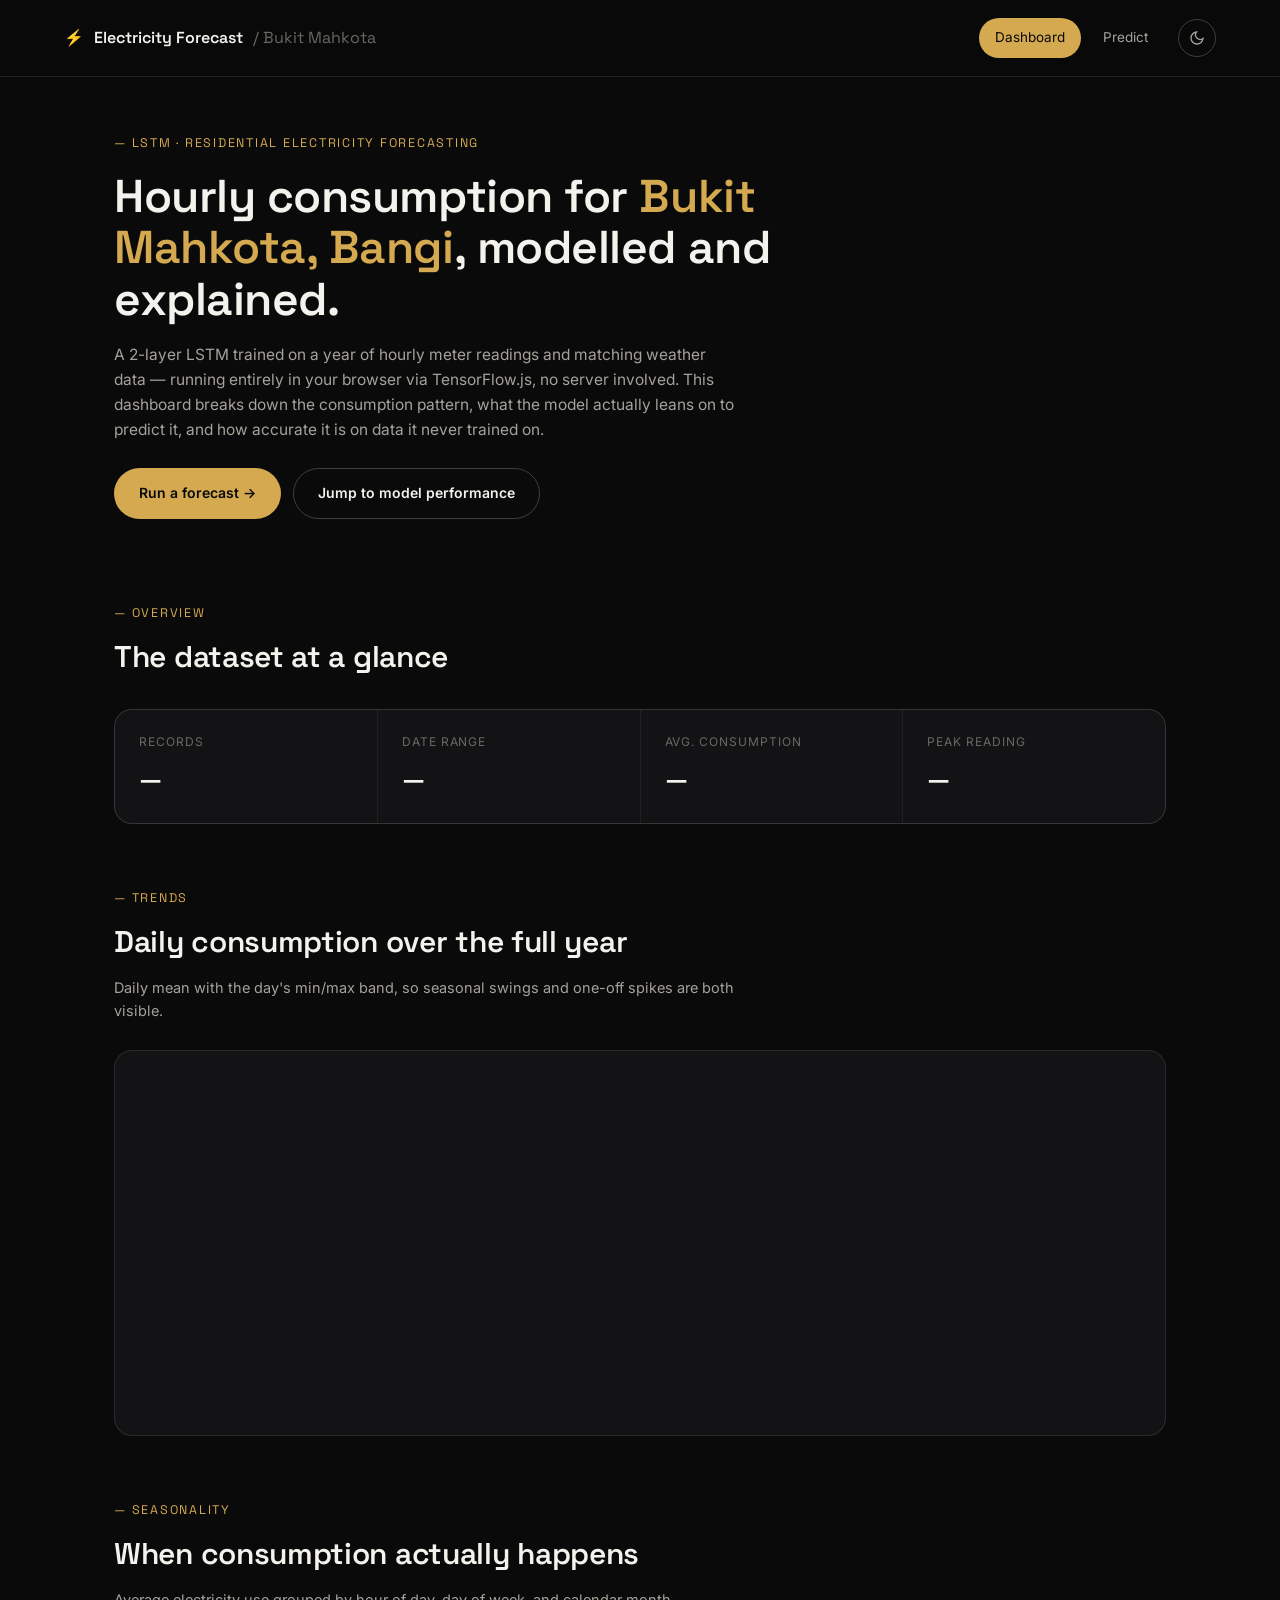
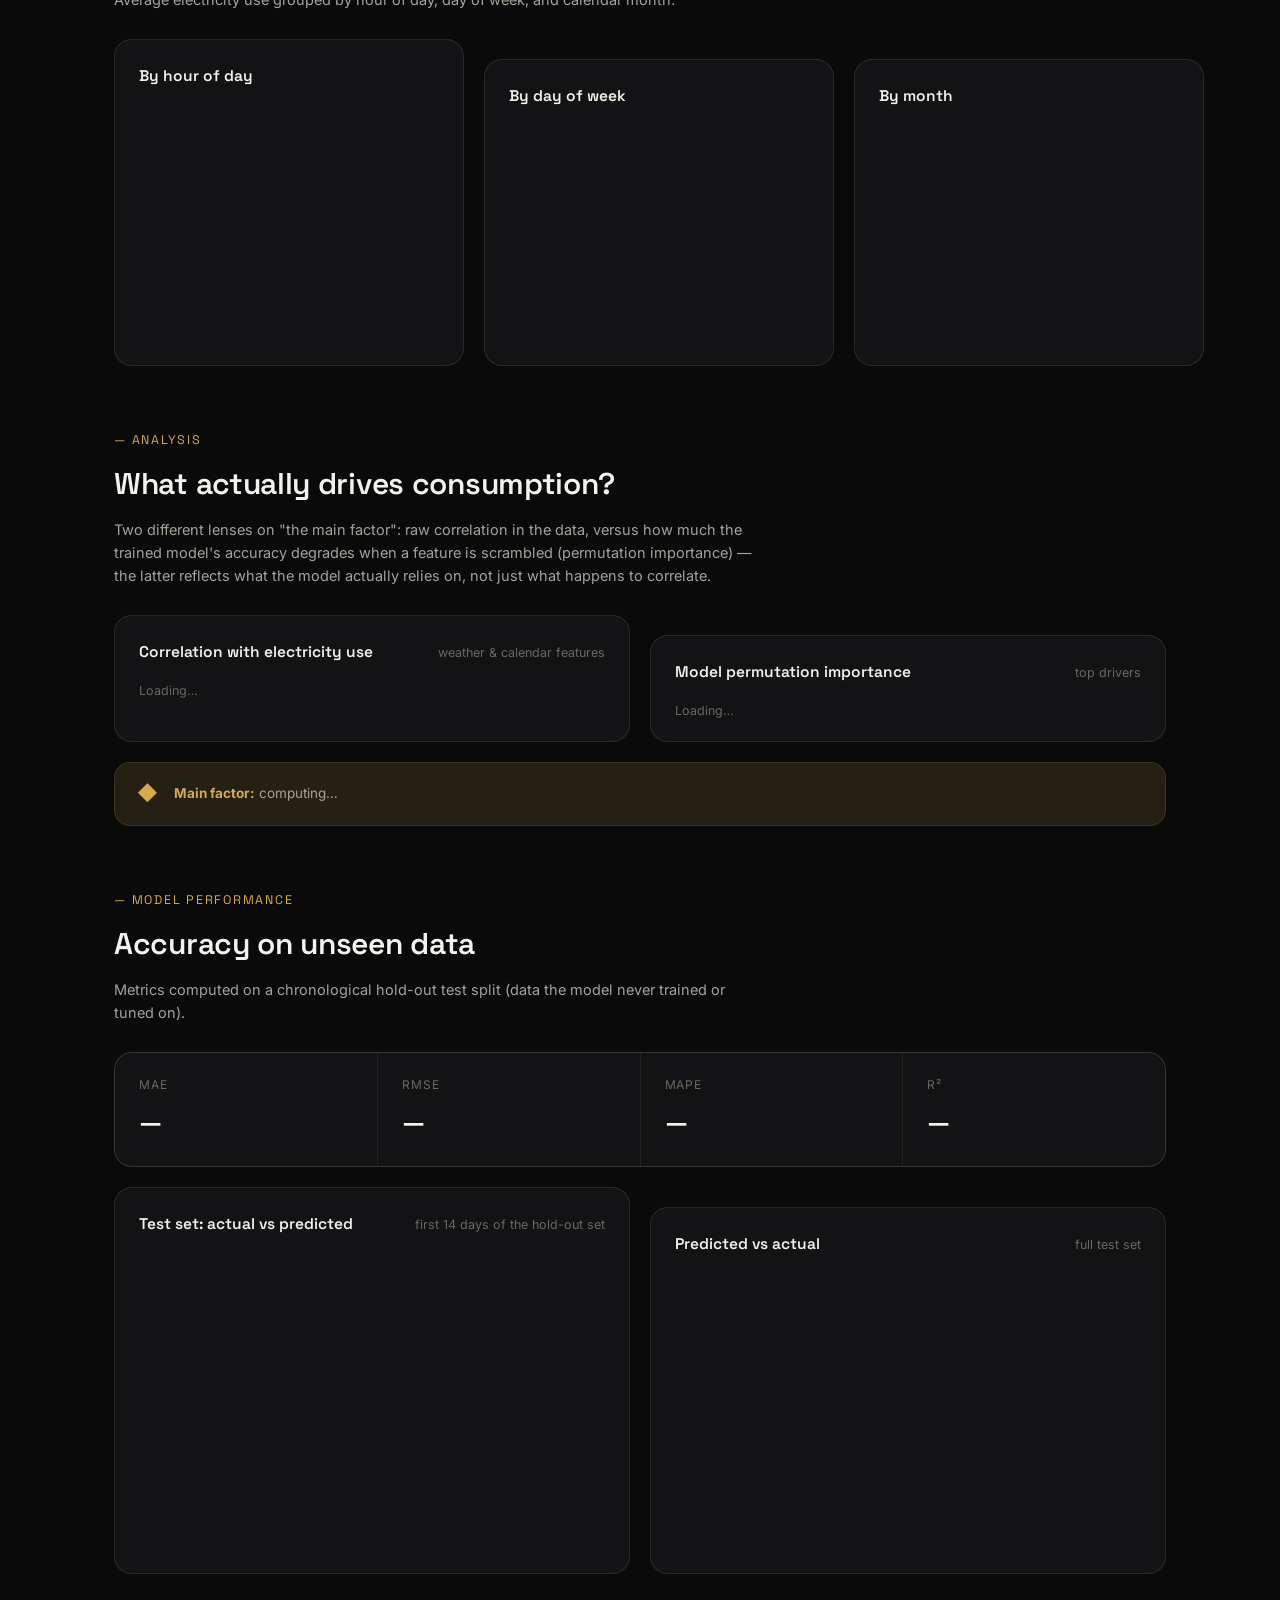
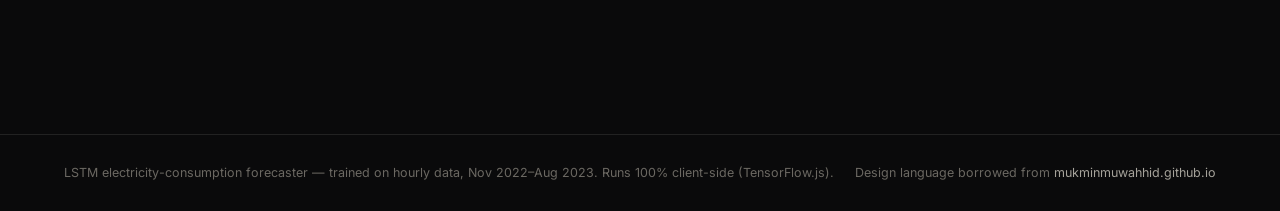
<file: docs/index.html>
<!doctype html>
<html lang="en">
<head>
<meta charset="utf-8">
<meta name="viewport" content="width=device-width, initial-scale=1">
<title>Electricity Forecast — Bukit Mahkota</title>
<link rel="icon" href="data:image/svg+xml,%3Csvg xmlns='http://www.w3.org/2000/svg' viewBox='0 0 100 100'%3E%3Ctext y='.9em' font-size='90'%3E%E2%9A%A1%3C/text%3E%3C/svg%3E">
<link rel="preconnect" href="https://fonts.googleapis.com">
<link rel="preconnect" href="https://fonts.gstatic.com" crossorigin>
<link href="https://fonts.googleapis.com/css2?family=Space+Grotesk:wght@500;600;700&family=Inter:wght@400;500;600&display=swap" rel="stylesheet">
<link rel="stylesheet" href="css/style.css">
<script>
  (function(){
    try{
      var saved = localStorage.getItem('theme');
      if(saved) document.documentElement.setAttribute('data-theme', saved);
    }catch(e){}
  })();
</script>
</head>
<body>
  <header class="topbar">
    <a class="brand" href="index.html">
      <span class="mark">⚡</span> Electricity Forecast <span style="color:var(--fg-faint); font-weight:400;">/ Bukit Mahkota</span>
    </a>
    <nav class="topnav">
      <a href="index.html" class="active"><span class="full">Dashboard</span></a>
      <a href="predict.html"><span class="full">Predict</span></a>
      <button class="theme-toggle" id="themeToggle" title="Toggle theme" type="button">
        <svg width="16" height="16" viewBox="0 0 24 24" fill="none" stroke="currentColor" stroke-width="2"><path d="M21 12.79A9 9 0 1 1 11.21 3 7 7 0 0 0 21 12.79z"/></svg>
      </button>
    </nav>
  </header>

  <main>
    <section class="hero">
      <div class="eyebrow">LSTM · Residential electricity forecasting</div>
      <h1>Hourly consumption for <span class="accent">Bukit Mahkota, Bangi</span>, modelled and explained.</h1>
      <p>A 2-layer LSTM trained on a year of hourly meter readings and matching weather data — running entirely
         in your browser via TensorFlow.js, no server involved. This dashboard breaks down the consumption
         pattern, what the model actually leans on to predict it, and how accurate it is on data it never
         trained on.</p>
      <div class="hero-actions">
        <a class="btn btn-primary" href="predict.html">Run a forecast →</a>
        <a class="btn btn-ghost" href="#model">Jump to model performance</a>
      </div>
    </section>

    <section id="overview">
      <div class="section-head">
        <div class="eyebrow">Overview</div>
        <h2>The dataset at a glance</h2>
      </div>
      <div class="grid grid-4" id="statGrid">
        <div class="stat-cell"><div class="stat-label">Records</div><div class="stat-value">—</div></div>
        <div class="stat-cell"><div class="stat-label">Date range</div><div class="stat-value">—</div></div>
        <div class="stat-cell"><div class="stat-label">Avg. consumption</div><div class="stat-value">—</div></div>
        <div class="stat-cell"><div class="stat-label">Peak reading</div><div class="stat-value">—</div></div>
      </div>
    </section>

    <section id="trends">
      <div class="section-head">
        <div class="eyebrow">Trends</div>
        <h2>Daily consumption over the full year</h2>
        <p class="section-sub">Daily mean with the day's min/max band, so seasonal swings and one-off spikes are both visible.</p>
      </div>
      <div class="panel">
        <div class="chart-wrap tall"><canvas id="trendChart"></canvas></div>
      </div>
    </section>

    <section id="seasonality">
      <div class="section-head">
        <div class="eyebrow">Seasonality</div>
        <h2>When consumption actually happens</h2>
        <p class="section-sub">Average electricity use grouped by hour of day, day of week, and calendar month.</p>
      </div>
      <div class="row-3">
        <div class="panel">
          <div class="panel-head"><span class="panel-title">By hour of day</span></div>
          <div class="chart-wrap short"><canvas id="hourChart"></canvas></div>
        </div>
        <div class="panel">
          <div class="panel-head"><span class="panel-title">By day of week</span></div>
          <div class="chart-wrap short"><canvas id="dowChart"></canvas></div>
        </div>
        <div class="panel">
          <div class="panel-head"><span class="panel-title">By month</span></div>
          <div class="chart-wrap short"><canvas id="monthChart"></canvas></div>
        </div>
      </div>
    </section>

    <section id="factors">
      <div class="section-head">
        <div class="eyebrow">Analysis</div>
        <h2>What actually drives consumption?</h2>
        <p class="section-sub">Two different lenses on "the main factor": raw correlation in the data, versus how much the
           trained model's accuracy degrades when a feature is scrambled (permutation importance) — the latter reflects
           what the model actually relies on, not just what happens to correlate.</p>
      </div>
      <div class="row-2">
        <div class="panel">
          <div class="panel-head">
            <span class="panel-title">Correlation with electricity use</span>
            <span class="panel-note">weather &amp; calendar features</span>
          </div>
          <div class="rank-list" id="corrList"><div class="panel-note">Loading…</div></div>
        </div>
        <div class="panel">
          <div class="panel-head">
            <span class="panel-title">Model permutation importance</span>
            <span class="panel-note" id="impNote">top drivers</span>
          </div>
          <div class="rank-list" id="impList"><div class="panel-note">Loading…</div></div>
        </div>
      </div>

      <div class="callout" style="margin-top:20px;" id="factorCallout">
        <div class="icon">◆</div>
        <div>
          <p><b>Main factor:</b> <span id="factorText">computing…</span></p>
        </div>
      </div>
    </section>

    <section id="model">
      <div class="section-head">
        <div class="eyebrow">Model performance</div>
        <h2>Accuracy on unseen data</h2>
        <p class="section-sub">Metrics computed on a chronological hold-out test split (data the model never trained or tuned on).</p>
      </div>
      <div class="grid grid-4" id="metricGrid">
        <div class="stat-cell"><div class="stat-label">MAE</div><div class="stat-value">—</div></div>
        <div class="stat-cell"><div class="stat-label">RMSE</div><div class="stat-value">—</div></div>
        <div class="stat-cell"><div class="stat-label">MAPE</div><div class="stat-value">—</div></div>
        <div class="stat-cell"><div class="stat-label">R²</div><div class="stat-value">—</div></div>
      </div>

      <div class="row-2" style="margin-top:20px;">
        <div class="panel">
          <div class="panel-head">
            <span class="panel-title">Test set: actual vs predicted</span>
            <span class="panel-note">first 14 days of the hold-out set</span>
          </div>
          <div class="chart-wrap"><canvas id="testLineChart"></canvas></div>
        </div>
        <div class="panel">
          <div class="panel-head">
            <span class="panel-title">Predicted vs actual</span>
            <span class="panel-note">full test set</span>
          </div>
          <div class="chart-wrap"><canvas id="testScatterChart"></canvas></div>
        </div>
      </div>
    </section>
  </main>

  <footer class="site-footer">
    <span>LSTM electricity-consumption forecaster — trained on hourly data, Nov 2022–Aug 2023. Runs 100% client-side (TensorFlow.js).</span>
    <span>Design language borrowed from <a href="https://mukminmuwahhid.github.io/mukmin-portfolio/" target="_blank" rel="noopener">mukminmuwahhid.github.io</a></span>
  </footer>

  <script src="js/vendor/chart.umd.min.js"></script>
  <script src="js/config.js"></script>
  <script src="js/theme.js"></script>
  <script src="js/dashboard.js"></script>
</body>
</html>
</file>
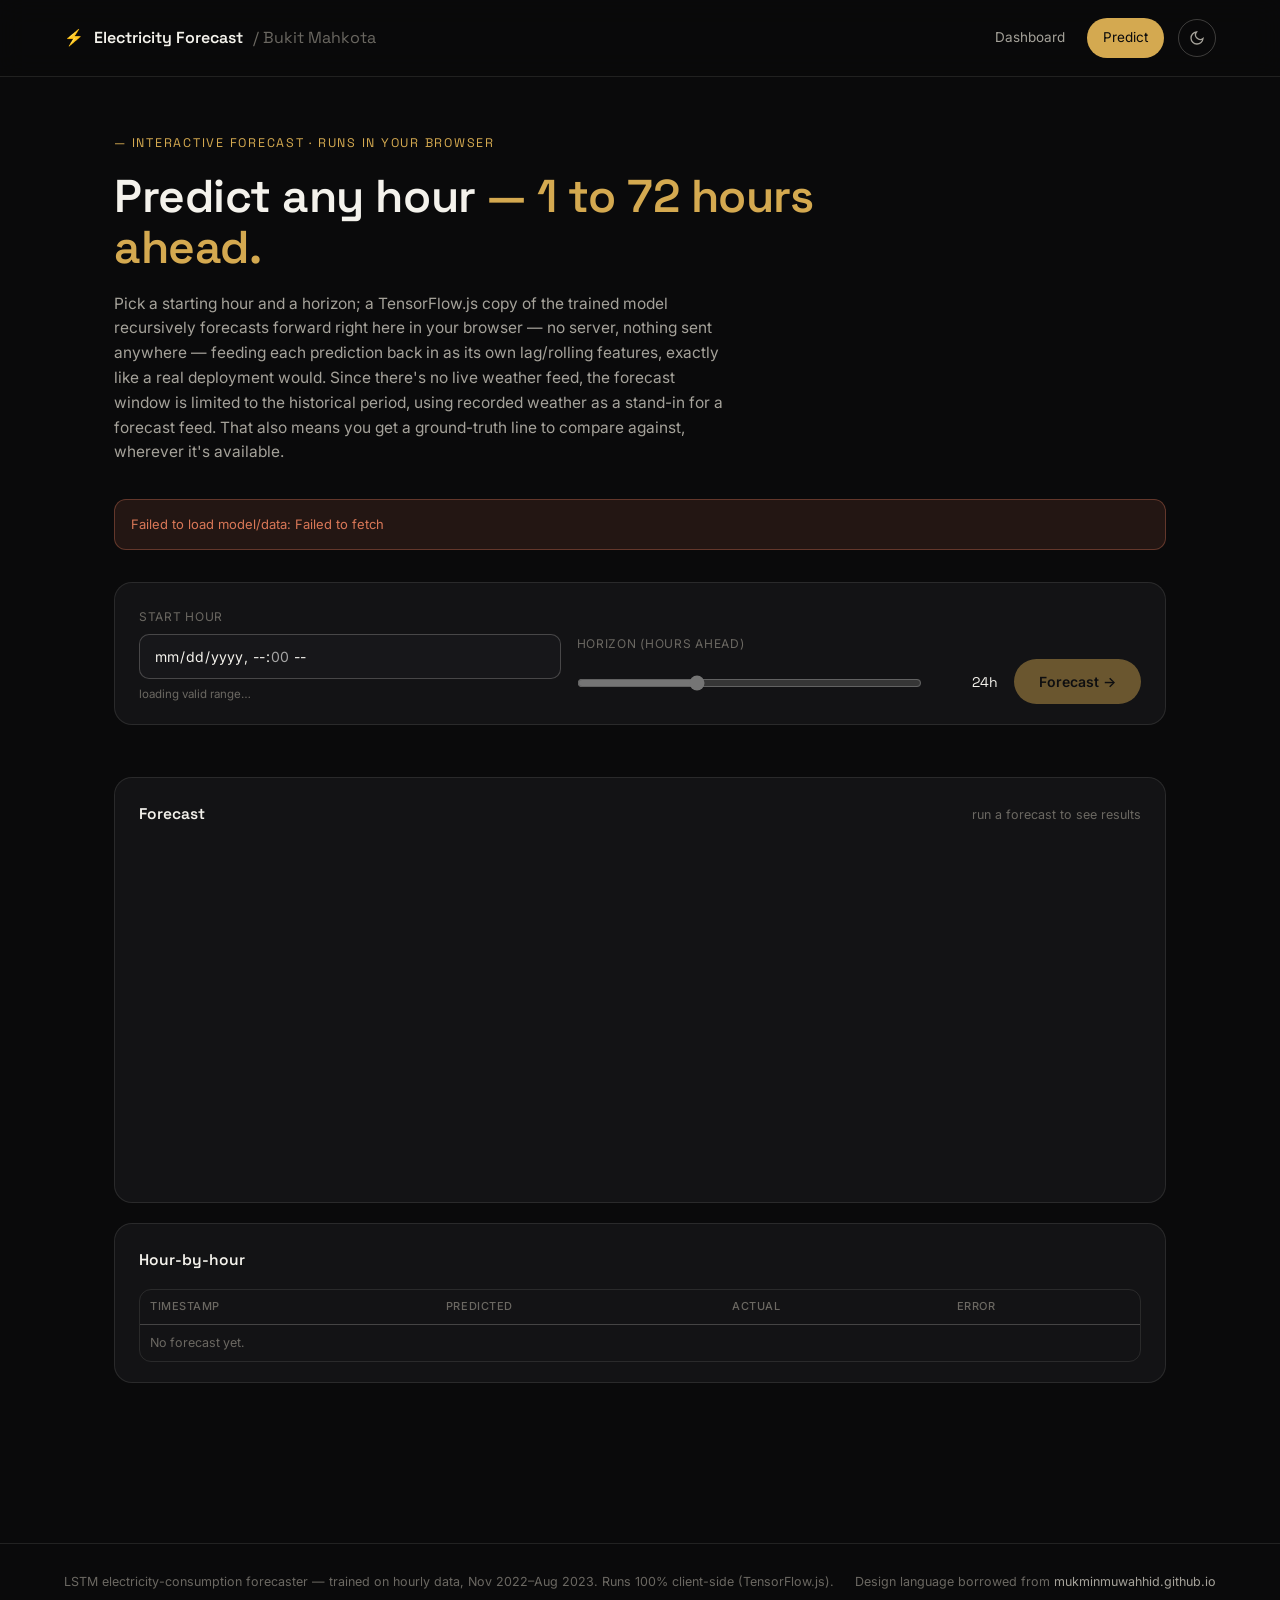
<file: docs/predict.html>
<!doctype html>
<html lang="en">
<head>
<meta charset="utf-8">
<meta name="viewport" content="width=device-width, initial-scale=1">
<title>Predict — Electricity Forecast</title>
<link rel="icon" href="data:image/svg+xml,%3Csvg xmlns='http://www.w3.org/2000/svg' viewBox='0 0 100 100'%3E%3Ctext y='.9em' font-size='90'%3E%E2%9A%A1%3C/text%3E%3C/svg%3E">
<link rel="preconnect" href="https://fonts.googleapis.com">
<link rel="preconnect" href="https://fonts.gstatic.com" crossorigin>
<link href="https://fonts.googleapis.com/css2?family=Space+Grotesk:wght@500;600;700&family=Inter:wght@400;500;600&display=swap" rel="stylesheet">
<link rel="stylesheet" href="css/style.css">
<script>
  (function(){
    try{
      var saved = localStorage.getItem('theme');
      if(saved) document.documentElement.setAttribute('data-theme', saved);
    }catch(e){}
  })();
</script>
</head>
<body>
  <header class="topbar">
    <a class="brand" href="index.html">
      <span class="mark">⚡</span> Electricity Forecast <span style="color:var(--fg-faint); font-weight:400;">/ Bukit Mahkota</span>
    </a>
    <nav class="topnav">
      <a href="index.html"><span class="full">Dashboard</span></a>
      <a href="predict.html" class="active"><span class="full">Predict</span></a>
      <button class="theme-toggle" id="themeToggle" title="Toggle theme" type="button">
        <svg width="16" height="16" viewBox="0 0 24 24" fill="none" stroke="currentColor" stroke-width="2"><path d="M21 12.79A9 9 0 1 1 11.21 3 7 7 0 0 0 21 12.79z"/></svg>
      </button>
    </nav>
  </header>

  <main>
    <section class="hero" style="padding-bottom:0;">
      <div class="eyebrow">Interactive forecast · runs in your browser</div>
      <h1>Predict any hour <span class="accent">— 1 to 72 hours ahead.</span></h1>
      <p>Pick a starting hour and a horizon; a TensorFlow.js copy of the trained model recursively forecasts
         forward right here in your browser — no server, nothing sent anywhere — feeding each prediction back
         in as its own lag/rolling features, exactly like a real deployment would. Since there's no live weather
         feed, the forecast window is limited to the historical period, using recorded weather as a stand-in for
         a forecast feed. That also means you get a ground-truth line to compare against, wherever it's available.</p>
      <div class="alert alert-error" id="loadError" style="margin-top:16px;"></div>
      <div class="field-note" id="loadNote" style="margin-top:12px;">Loading model &amp; historical data <span class="loading-dots"><span></span><span></span><span></span></span></div>
    </section>

    <section id="controls" style="padding-top:32px;">
      <div class="panel">
        <div class="form-panel">
          <div class="field">
            <label for="startInput">Start hour</label>
            <input type="datetime-local" id="startInput" step="3600" disabled>
            <div class="field-note" id="rangeNote">loading valid range…</div>
          </div>
          <div class="field">
            <label for="horizonInput">Horizon (hours ahead)</label>
            <div class="range-row">
              <input type="range" id="horizonInput" min="1" max="72" value="24" disabled>
              <span class="range-val" id="horizonVal">24h</span>
            </div>
          </div>
          <button class="btn btn-primary" id="runBtn" type="button" disabled>Forecast →</button>
        </div>
        <div class="alert alert-error" id="errorBox"></div>
      </div>
    </section>

    <section id="results" style="padding-top:32px;">
      <div class="grid grid-3" id="resultMetrics" style="display:none;">
        <div class="stat-cell"><div class="stat-label">MAE over window</div><div class="stat-value">—</div></div>
        <div class="stat-cell"><div class="stat-label">RMSE over window</div><div class="stat-value">—</div></div>
        <div class="stat-cell"><div class="stat-label">Horizon</div><div class="stat-value">—</div></div>
      </div>

      <div class="panel" style="margin-top:20px;">
        <div class="panel-head">
          <span class="panel-title">Forecast</span>
          <span class="panel-note" id="chartNote">run a forecast to see results</span>
        </div>
        <div class="chart-wrap tall"><canvas id="forecastChart"></canvas></div>
      </div>

      <div class="panel">
        <div class="panel-head"><span class="panel-title">Hour-by-hour</span></div>
        <div class="table-wrap">
          <table class="hours-table" id="hoursTable">
            <thead><tr><th>Timestamp</th><th>Predicted</th><th>Actual</th><th>Error</th></tr></thead>
            <tbody><tr><td colspan="4" class="panel-note">No forecast yet.</td></tr></tbody>
          </table>
        </div>
      </div>
    </section>
  </main>

  <footer class="site-footer">
    <span>LSTM electricity-consumption forecaster — trained on hourly data, Nov 2022–Aug 2023. Runs 100% client-side (TensorFlow.js).</span>
    <span>Design language borrowed from <a href="https://mukminmuwahhid.github.io/mukmin-portfolio/" target="_blank" rel="noopener">mukminmuwahhid.github.io</a></span>
  </footer>

  <script src="js/vendor/chart.umd.min.js"></script>
  <script src="js/vendor/tf.min.js"></script>
  <script src="js/config.js"></script>
  <script src="js/theme.js"></script>
  <script src="js/model.js"></script>
  <script src="js/forecast.js"></script>
  <script src="js/predict.js"></script>
</body>
</html>
</file>
<file: docs/css/style.css>
/* ============================================
   Electricity Forecast Dashboard
   Design language borrowed from mukminmuwahhid.github.io/mukmin-portfolio
   ============================================ */

:root{
  --bg: #0a0a0b;
  --bg-alt: #131315;
  --bg-alt-2: #17171a;
  --fg: #f4f2ec;
  --fg-dim: #a5a29a;
  --fg-faint: #6b6862;
  --accent: #d4a950;
  --accent-rgb: 212,169,80;
  --accent-soft: rgba(212,169,80,0.14);
  --line: rgba(244,242,236,0.1);
  --line-strong: rgba(244,242,236,0.22);
  --panel-bg: rgba(19,19,21,.6);
  --good: #6fbf8b;
  --bad: #d97757;

  --font-display: 'Space Grotesk', 'Inter', sans-serif;
  --font-body: 'Inter', sans-serif;
  --edge: clamp(20px, 5vw, 64px);

  color-scheme: dark;
}

:root[data-theme="light"]{
  --bg: #f6f4ee;
  --bg-alt: #ffffff;
  --bg-alt-2: #ece8dd;
  --fg: #1c1b19;
  --fg-dim: #55524c;
  --fg-faint: #8c887e;
  --accent: #a3701e;
  --accent-rgb: 163,112,30;
  --accent-soft: rgba(163,112,30,0.12);
  --line: rgba(20,18,14,0.1);
  --line-strong: rgba(20,18,14,0.2);
  --panel-bg: rgba(255,255,255,.7);
  color-scheme: light;
}

*,*::before,*::after{ box-sizing:border-box; margin:0; padding:0; }
html{ scroll-behavior:smooth; }
body{
  background:var(--bg);
  color:var(--fg);
  font-family:var(--font-body);
  font-weight:400;
  line-height:1.6;
  -webkit-font-smoothing:antialiased;
  transition:background .3s ease, color .3s ease;
}
h1,h2,h3,h4{ font-family:var(--font-display); font-weight:600; letter-spacing:-.01em; }
a{ color:inherit; text-decoration:none; }
img{ max-width:100%; display:block; }
::selection{ background:var(--accent); color:#0a0a0b; }
::-webkit-scrollbar{ width:9px; }
::-webkit-scrollbar-track{ background:var(--bg); }
::-webkit-scrollbar-thumb{ background:var(--line-strong); border-radius:10px; }

/* ---------- Topbar ---------- */
.topbar{
  position:sticky; top:0; z-index:400;
  display:flex; align-items:center; justify-content:space-between;
  padding:18px var(--edge);
  background:rgba(10,10,11,.72);
  backdrop-filter:blur(14px);
  border-bottom:1px solid var(--line);
}
:root[data-theme="light"] .topbar{ background:rgba(246,244,238,.78); }
.brand{ display:flex; align-items:center; gap:10px; font-family:var(--font-display); font-weight:600; font-size:16px; }
.brand .mark{ color:var(--accent); }
.topnav{ display:flex; align-items:center; gap:6px; }
.topnav a{
  font-size:13.5px; padding:9px 16px; border-radius:30px; color:var(--fg-dim);
  transition:color .2s, background .2s;
}
.topnav a:hover{ color:var(--fg); }
.topnav a.active{ color:var(--bg); background:var(--accent); }
.theme-toggle{
  width:38px; height:38px; border-radius:50%; border:1px solid var(--line-strong);
  display:flex; align-items:center; justify-content:center; cursor:pointer; margin-left:8px;
  color:var(--fg-dim); background:transparent; transition:border-color .2s,color .2s;
}
.theme-toggle:hover{ border-color:var(--accent); color:var(--accent); }
@media (max-width: 760px){
  .topnav a span.full{ display:none; }
}

/* ---------- Layout ---------- */
main{ max-width:1180px; margin:0 auto; padding:0 var(--edge) 100px; }
section{ padding-top:64px; scroll-margin-top:90px; }
.section-head{ display:flex; flex-direction:column; gap:10px; margin-bottom:28px; }
.eyebrow{ font-size:12.5px; letter-spacing:.14em; text-transform:uppercase; color:var(--accent); font-family:var(--font-display); }
.eyebrow::before{ content:'— '; }
.section-head h2{ font-size:clamp(22px,3vw,30px); }
.section-sub{ color:var(--fg-dim); font-size:14.5px; max-width:640px; }

/* ---------- Hero ---------- */
.hero{
  padding:56px 0 20px;
  display:flex; flex-direction:column; gap:18px;
}
.hero .eyebrow::before{ content:'— '; }
.hero h1{ font-size:clamp(30px,5vw,46px); line-height:1.12; max-width:820px; }
.hero h1 .accent{ color:var(--accent); }
.hero p{ color:var(--fg-dim); font-size:15.5px; max-width:620px; }
.hero-actions{ display:flex; gap:12px; flex-wrap:wrap; margin-top:8px; }

/* ---------- Buttons ---------- */
.btn{
  display:inline-flex; align-items:center; gap:8px;
  padding:13px 24px; border-radius:40px; font-size:14px; font-weight:600;
  transition:transform .2s ease, border-color .2s, color .2s;
  cursor:pointer; border:1px solid transparent; font-family:var(--font-body);
}
.btn-primary{ background:var(--accent); color:#0a0a0b; }
.btn-primary:hover{ transform:translateY(-2px); }
.btn-ghost{ border-color:var(--line-strong); color:var(--fg); background:transparent; }
.btn-ghost:hover{ border-color:var(--accent); color:var(--accent); transform:translateY(-2px); }
.btn:disabled{ opacity:.45; cursor:not-allowed; transform:none !important; }

/* ---------- Stat / hairline grids ---------- */
.grid{
  display:grid; background:var(--line); border:1px solid var(--line); border-radius:18px; overflow:hidden; gap:1px;
}
.grid-4{ grid-template-columns:repeat(4,1fr); }
.grid-3{ grid-template-columns:repeat(3,1fr); }
.grid-2{ grid-template-columns:repeat(2,1fr); }
@media (max-width:900px){ .grid-4{ grid-template-columns:repeat(2,1fr); } .grid-3{ grid-template-columns:repeat(1,1fr); } }
@media (max-width:560px){ .grid-4, .grid-2{ grid-template-columns:1fr; } }

.stat-cell{ background:var(--bg-alt); padding:22px 24px; }
.stat-cell .stat-label{ font-size:12px; text-transform:uppercase; letter-spacing:.08em; color:var(--fg-faint); margin-bottom:8px; }
.stat-cell .stat-value{ font-family:var(--font-display); font-size:26px; font-weight:600; }
.stat-cell .stat-value .unit{ font-size:14px; color:var(--fg-dim); font-weight:400; margin-left:4px; }
.stat-cell .stat-note{ font-size:12.5px; color:var(--fg-dim); margin-top:6px; }

/* ---------- Panels ---------- */
.panel{
  background:var(--bg-alt); border:1px solid var(--line); border-radius:18px;
  padding:24px 24px 20px;
}
.panel + .panel{ margin-top:20px; }
.panel-head{ display:flex; align-items:baseline; justify-content:space-between; gap:12px; margin-bottom:16px; flex-wrap:wrap; }
.panel-title{ font-family:var(--font-display); font-size:15.5px; font-weight:600; }
.panel-note{ font-size:12.5px; color:var(--fg-faint); }
.chart-wrap{ position:relative; height:280px; }
.chart-wrap.short{ height:220px; }
.chart-wrap.tall{ height:340px; }

.row-2{ display:grid; grid-template-columns:1fr 1fr; gap:20px; }
.row-3{ display:grid; grid-template-columns:1fr 1fr 1fr; gap:20px; }
@media (max-width:900px){ .row-2, .row-3{ grid-template-columns:1fr; } }

/* ---------- Tags / pills ---------- */
.tag{
  display:inline-flex; align-items:center; gap:6px;
  font-size:11.5px; padding:5px 12px; border-radius:20px; border:1px solid var(--line);
  color:var(--fg-dim);
}
.tag.accent{ border-color:var(--accent-soft); color:var(--accent); }
.tag.good{ border-color:rgba(111,191,139,.35); color:var(--good); }
.tag.bad{ border-color:rgba(217,119,87,.35); color:var(--bad); }

/* ---------- Callout ---------- */
.callout{
  border:1px solid var(--accent-soft); background:var(--accent-soft); border-radius:16px;
  padding:20px 22px; display:flex; gap:16px; align-items:flex-start;
}
.callout .icon{ color:var(--accent); font-size:20px; line-height:1; }
.callout b{ color:var(--accent); }
.callout p{ font-size:13.5px; color:var(--fg-dim); }

/* ---------- Ranked bar list (importance / correlation) ---------- */
.rank-list{ display:flex; flex-direction:column; gap:10px; }
.rank-row{ display:grid; grid-template-columns:150px 1fr 64px; align-items:center; gap:12px; font-size:12.5px; }
.rank-row .rank-label{ color:var(--fg-dim); white-space:nowrap; overflow:hidden; text-overflow:ellipsis; }
.rank-row .rank-track{ position:relative; height:8px; background:var(--bg-alt-2); border-radius:6px; overflow:hidden; }
.rank-row .rank-fill{ position:absolute; top:0; bottom:0; left:0; background:var(--accent); border-radius:6px; }
.rank-row .rank-fill.neg{ background:var(--fg-faint); }
.rank-row .rank-val{ text-align:right; color:var(--fg-faint); font-variant-numeric:tabular-nums; }

/* ---------- Forms (predict page) ---------- */
.form-panel{ display:grid; grid-template-columns:1fr 1fr auto; gap:16px; align-items:end; }
@media (max-width:760px){ .form-panel{ grid-template-columns:1fr; } }
.field label{ display:block; font-size:12px; text-transform:uppercase; letter-spacing:.06em; color:var(--fg-faint); margin-bottom:8px; }
.field input, .field select{
  width:100%; background:var(--bg-alt-2); border:1px solid var(--line-strong); border-radius:10px;
  padding:12px 14px; color:var(--fg); font-family:var(--font-body); font-size:14px;
}
.field input:focus, .field select:focus{ outline:none; border-color:var(--accent); }
.field-note{ font-size:11.5px; color:var(--fg-faint); margin-top:6px; }
.range-row{ display:flex; align-items:center; gap:12px; }
.range-row input[type=range]{ flex:1; accent-color:var(--accent); }
.range-row .range-val{ font-family:var(--font-display); min-width:64px; text-align:right; font-size:14px; }

.alert{ border-radius:12px; padding:14px 16px; font-size:13px; display:none; }
.alert.show{ display:block; }
.alert-error{ background:rgba(217,119,87,.12); border:1px solid rgba(217,119,87,.35); color:var(--bad); }

.loading-dots{ display:inline-flex; gap:4px; }
.loading-dots span{ width:5px; height:5px; border-radius:50%; background:var(--accent); animation:blink 1.2s infinite ease-in-out; }
.loading-dots span:nth-child(2){ animation-delay:.2s; }
.loading-dots span:nth-child(3){ animation-delay:.4s; }
@keyframes blink{ 0%,80%,100%{opacity:.25;} 40%{opacity:1;} }

table.hours-table{ width:100%; border-collapse:collapse; font-size:12.5px; }
table.hours-table th{ text-align:left; color:var(--fg-faint); font-weight:500; text-transform:uppercase; font-size:11px; letter-spacing:.05em; padding:8px 10px; border-bottom:1px solid var(--line-strong); }
table.hours-table td{ padding:8px 10px; border-bottom:1px solid var(--line); font-variant-numeric:tabular-nums; }
table.hours-table tr:last-child td{ border-bottom:none; }
.table-wrap{ max-height:320px; overflow-y:auto; border-radius:12px; border:1px solid var(--line); }

/* ---------- Footer ---------- */
.site-footer{
  border-top:1px solid var(--line); padding:28px var(--edge); margin-top:60px;
  display:flex; justify-content:space-between; flex-wrap:wrap; gap:10px;
  color:var(--fg-faint); font-size:12.5px;
}
.site-footer a{ color:var(--fg-dim); }
.site-footer a:hover{ color:var(--accent); }
</file>
